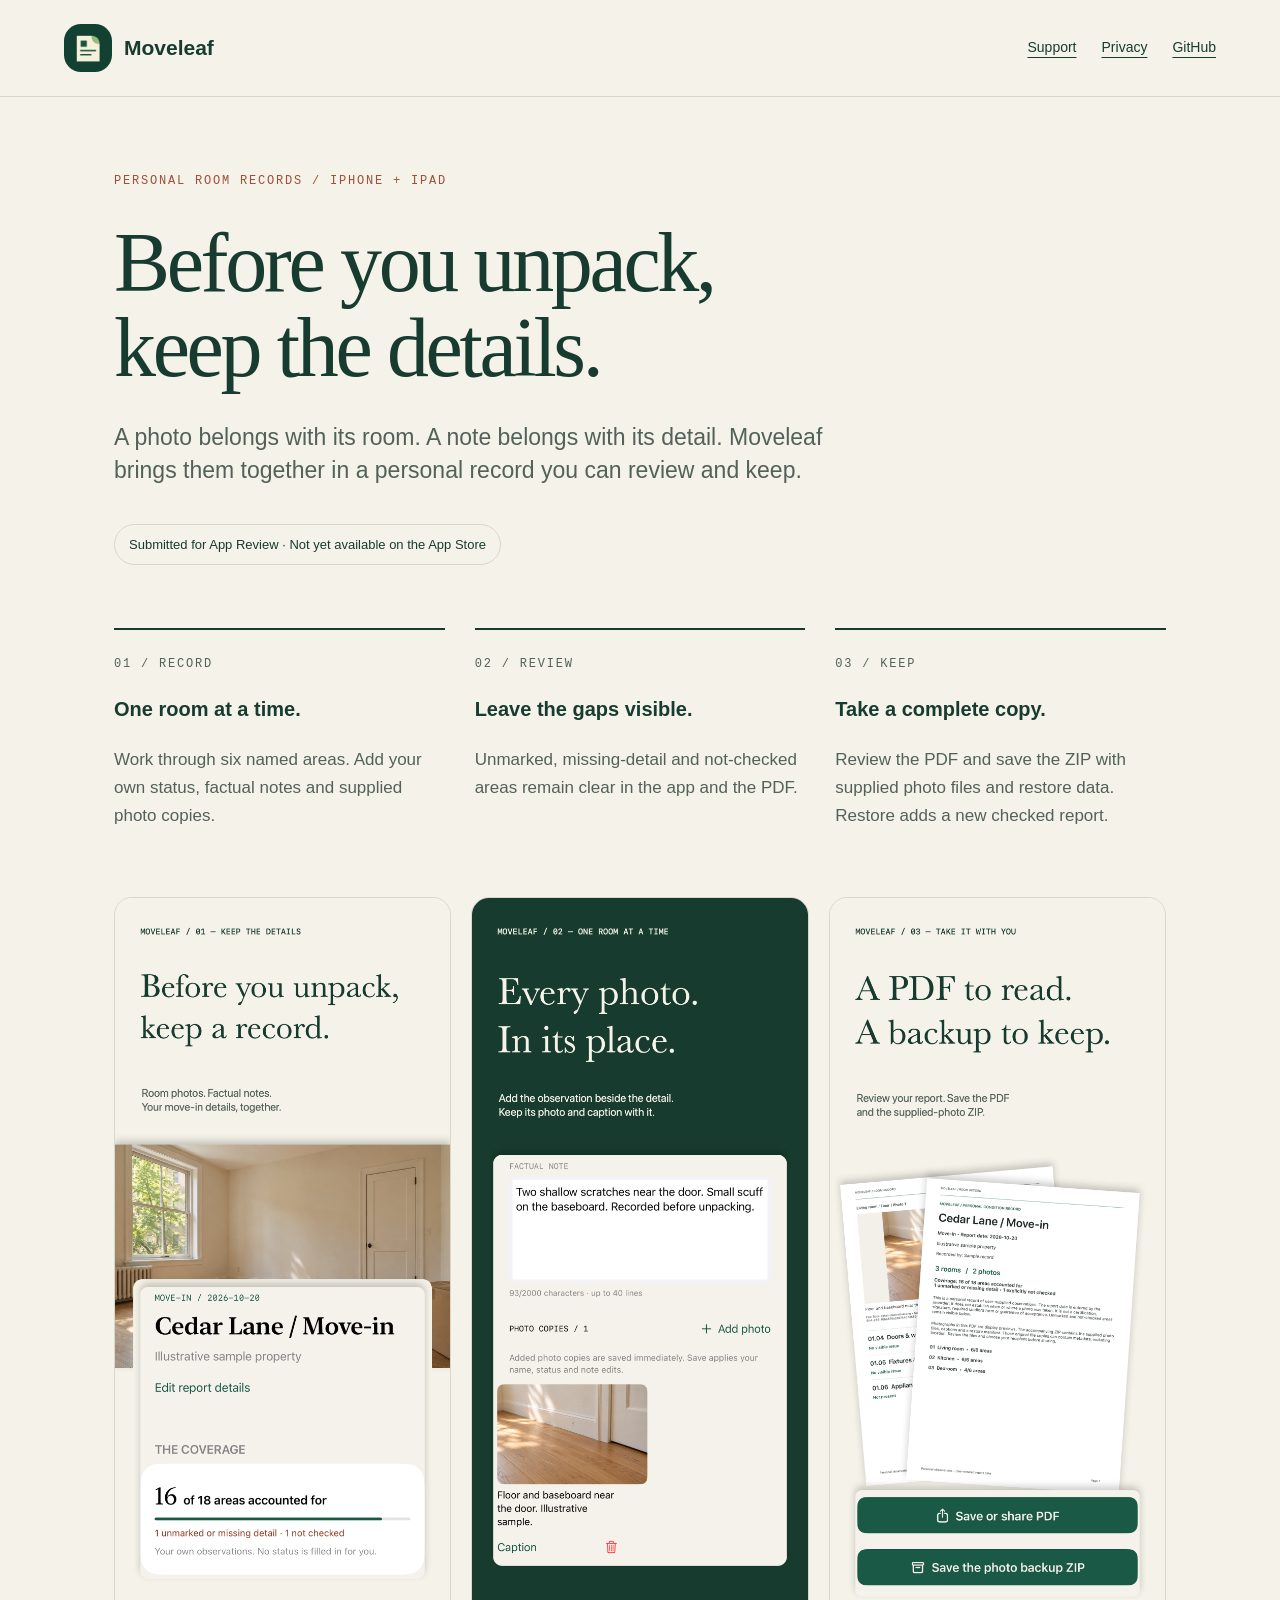
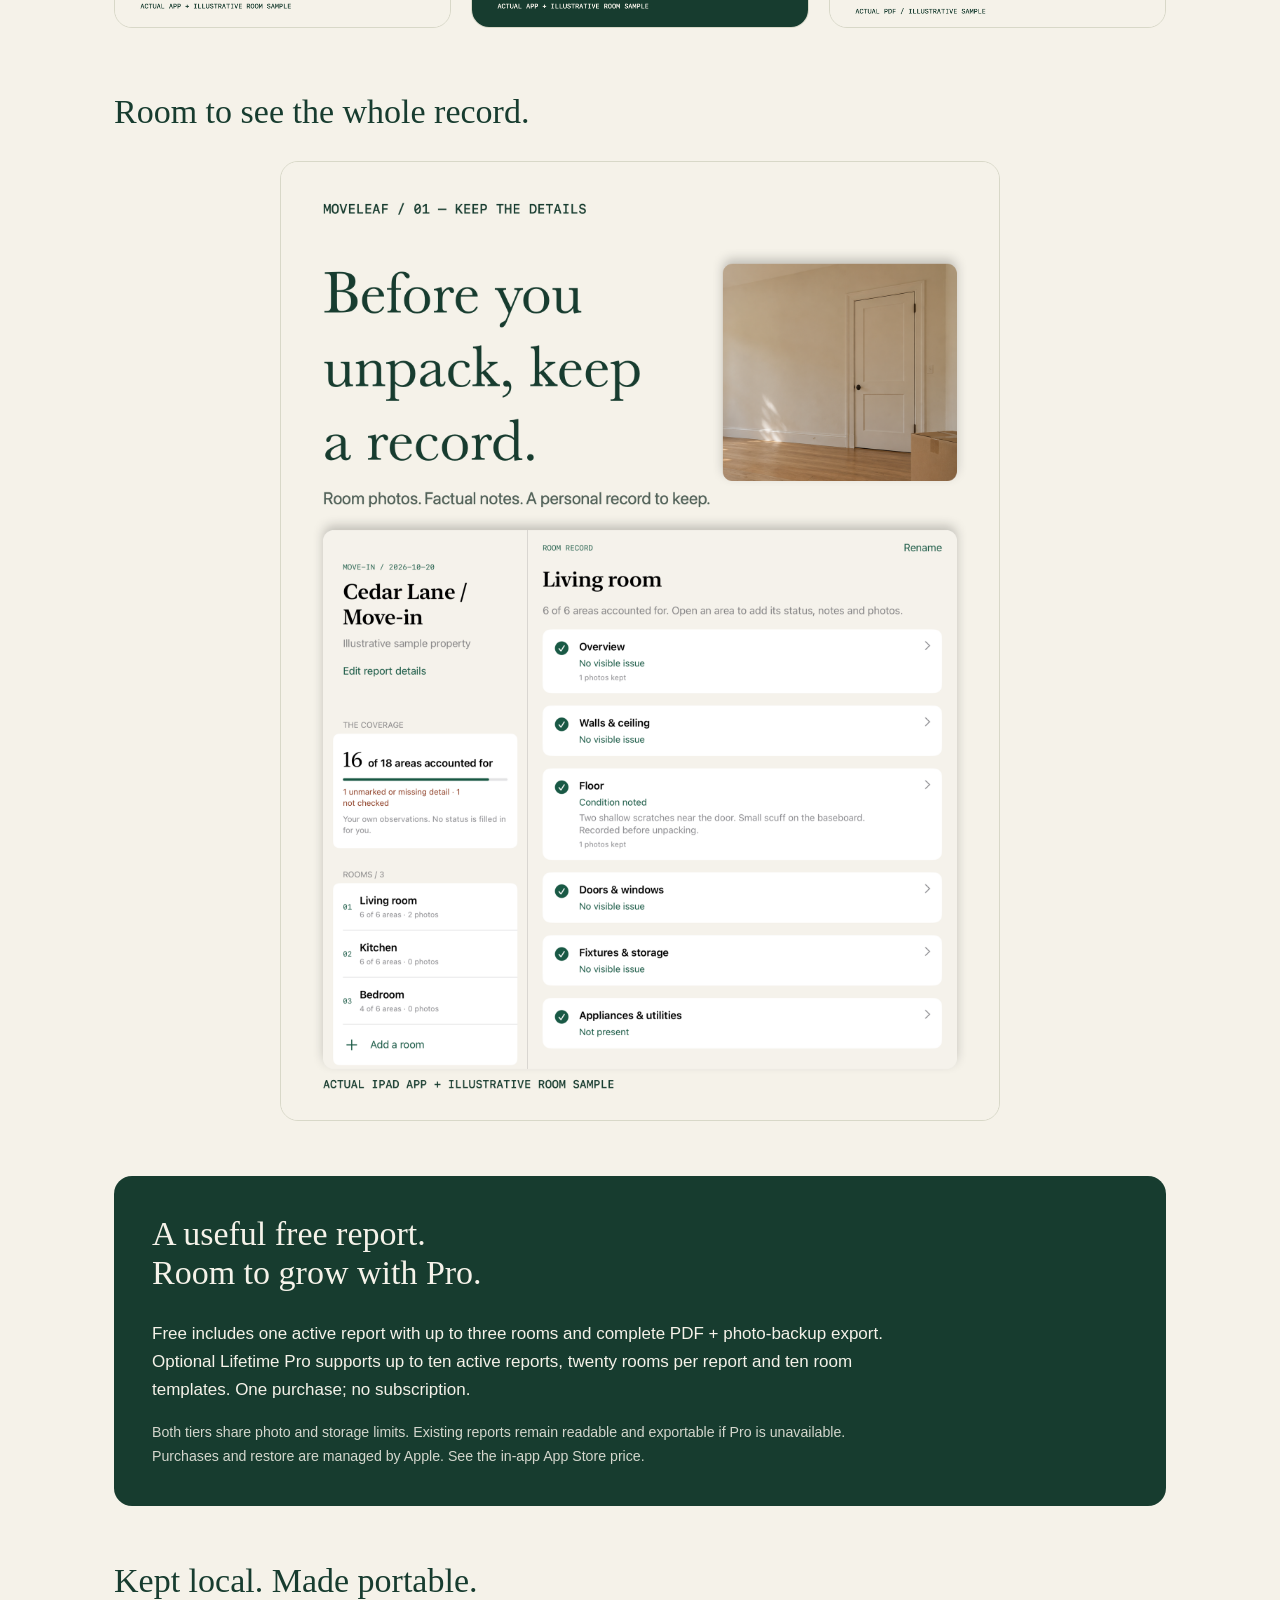
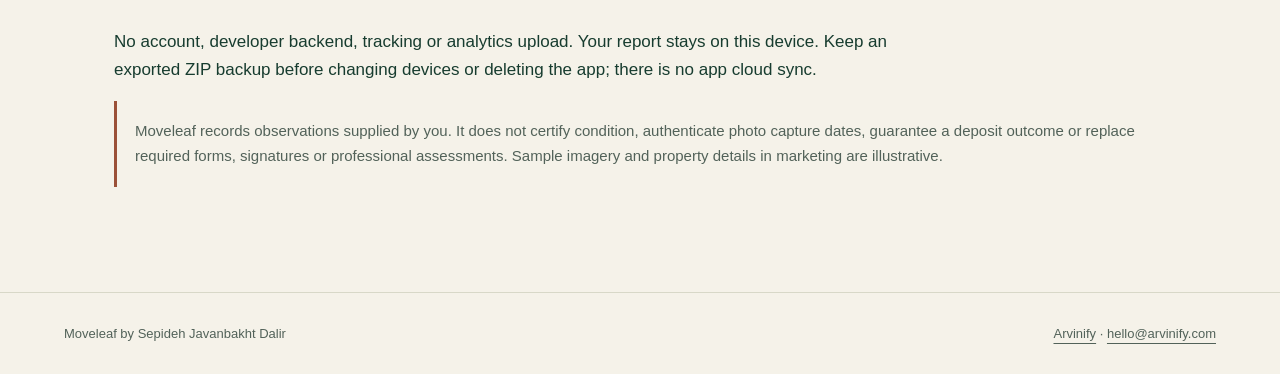
<file: index.html>
<!doctype html><html lang="en"><head><meta charset="utf-8"><meta name="viewport" content="width=device-width,initial-scale=1"><title>Moveleaf — A room record to keep</title><meta name="description" content="Personal room condition records for iPhone and iPad. Keep photos, notes and coverage gaps together, then export a PDF and a portable photo backup."><link rel="icon" href="assets/icon.png"><link rel="stylesheet" href="style.css"></head><body><nav><a class="brand" href="./"><img src="assets/icon.png" alt="">Moveleaf</a><div><a href="support.html">Support</a><a href="privacy.html">Privacy</a><a href="https://github.com/sepidehdalir/moveleaf">GitHub</a></div></nav><main><p class="eyebrow">Personal room records / iPhone + iPad</p><h1>Before you unpack,<br>keep the details.</h1><p class="intro">A photo belongs with its room. A note belongs with its detail. Moveleaf brings them together in a personal record you can review and keep.</p><p class="status">Submitted for App Review · Not yet available on the App Store</p><section class="grid"><article><p class="eyebrow">01 / Record</p><h3>One room at a time.</h3><p>Work through six named areas. Add your own status, factual notes and supplied photo copies.</p></article><article><p class="eyebrow">02 / Review</p><h3>Leave the gaps visible.</h3><p>Unmarked, missing-detail and not-checked areas remain clear in the app and the PDF.</p></article><article><p class="eyebrow">03 / Keep</p><h3>Take a complete copy.</h3><p>Review the PDF and save the ZIP with supplied photo files and restore data. Restore adds a new checked report.</p></article></section><section aria-label="Product campaign" class="campaign"><a href="assets/campaign/iPhone/01-moveleaf.png"><img src="assets/campaign/iPhone/01-moveleaf.png" alt="Before you unpack, keep a personal room record" loading="lazy"></a><a href="assets/campaign/iPhone/02-moveleaf.png"><img src="assets/campaign/iPhone/02-moveleaf.png" alt="Add a factual note, supplied photo and caption" loading="lazy"></a><a href="assets/campaign/iPhone/03-moveleaf.png"><img src="assets/campaign/iPhone/03-moveleaf.png" alt="Review and save your actual PDF and photo backup" loading="lazy"></a></section><section class="tablet"><h2>Room to see the whole record.</h2><img src="assets/campaign/iPad/01-moveleaf.png" alt="Moveleaf iPad room index and detail workspace with illustrative sample" loading="lazy"></section><section class="pro"><h2>A useful free report.<br>Room to grow with Pro.</h2><p>Free includes one active report with up to three rooms and complete PDF + photo-backup export. Optional Lifetime Pro supports up to ten active reports, twenty rooms per report and ten room templates. One purchase; no subscription.</p><small>Both tiers share photo and storage limits. Existing reports remain readable and exportable if Pro is unavailable. Purchases and restore are managed by Apple. See the in-app App Store price.</small></section><h2>Kept local. Made portable.</h2><p class="prose">No account, developer backend, tracking or analytics upload. Your report stays on this device. Keep an exported ZIP backup before changing devices or deleting the app; there is no app cloud sync.</p><p class="note">Moveleaf records observations supplied by you. It does not certify condition, authenticate photo capture dates, guarantee a deposit outcome or replace required forms, signatures or professional assessments. Sample imagery and property details in marketing are illustrative.</p></main><footer><span>Moveleaf by Sepideh Javanbakht Dalir</span><span><a href="https://www.arvinify.com">Arvinify</a> · <a href="mailto:hello@arvinify.com">hello@arvinify.com</a></span></footer></body></html>
</file>
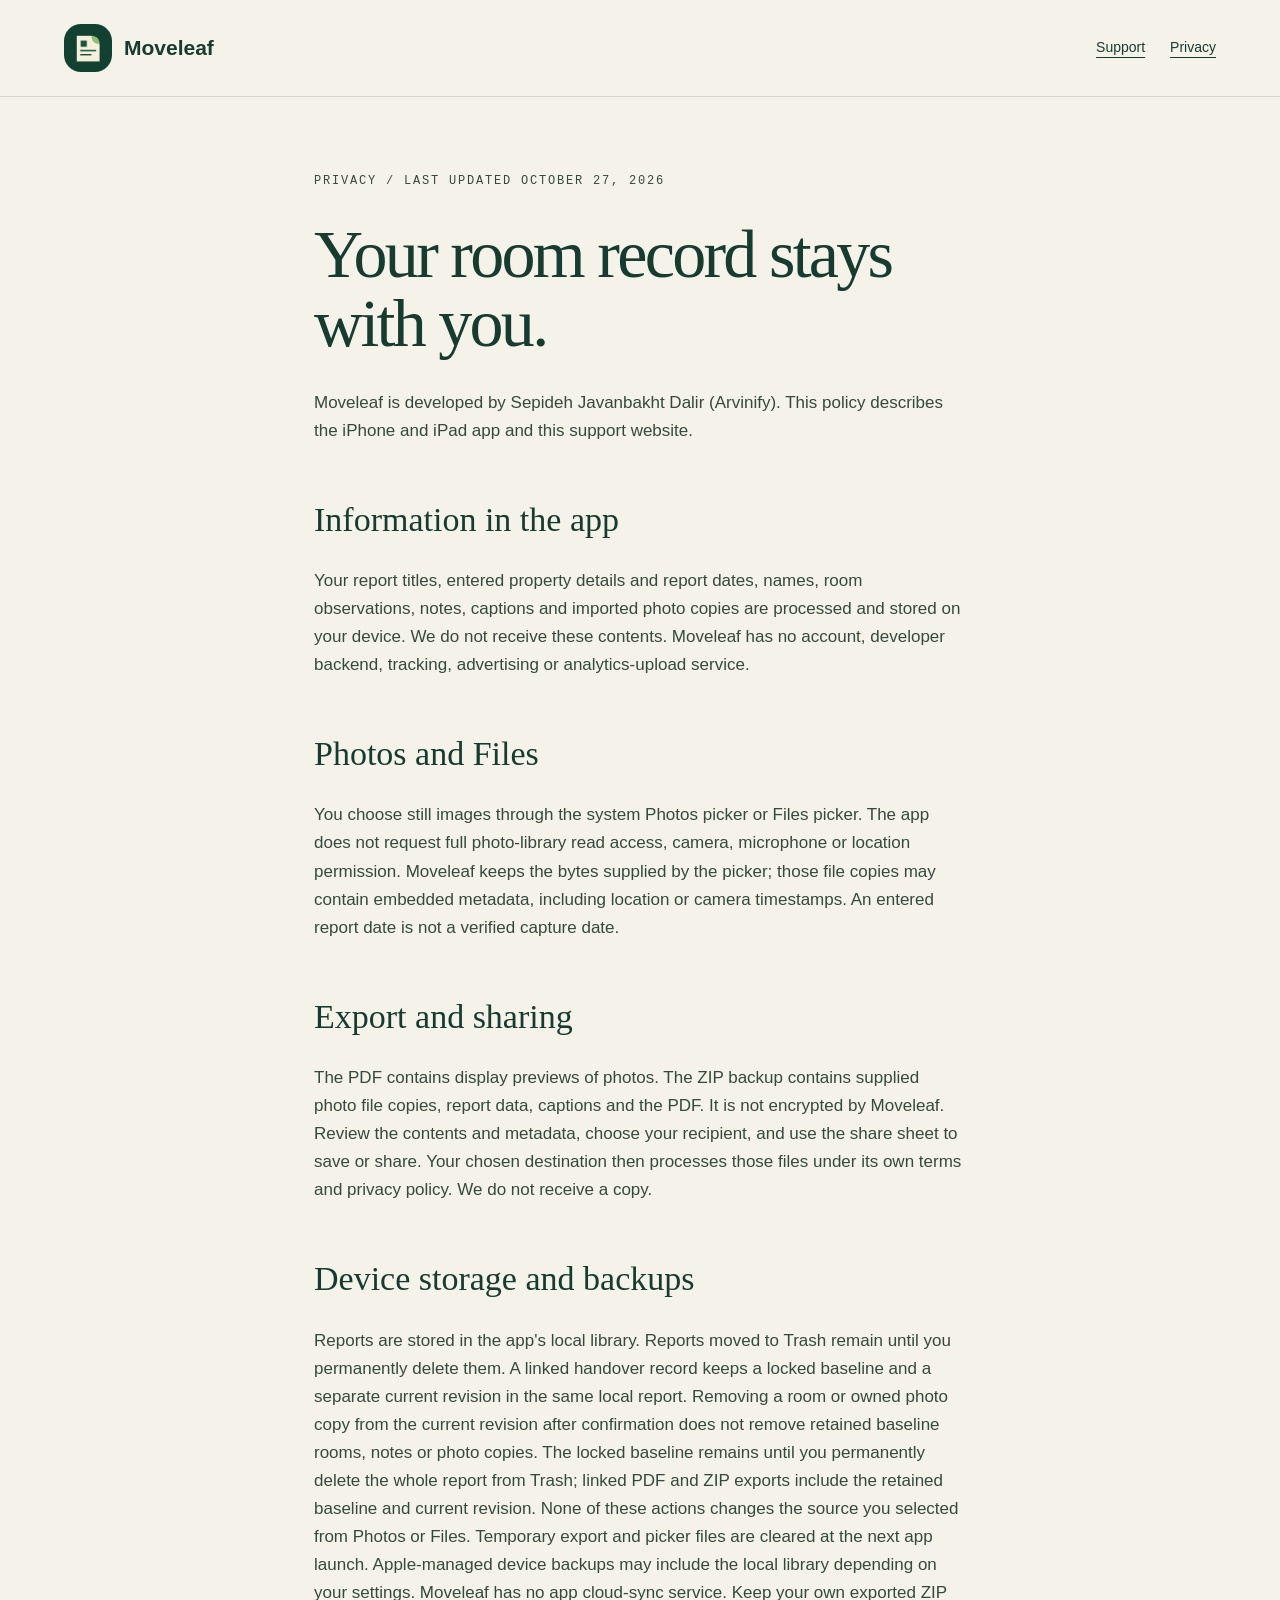
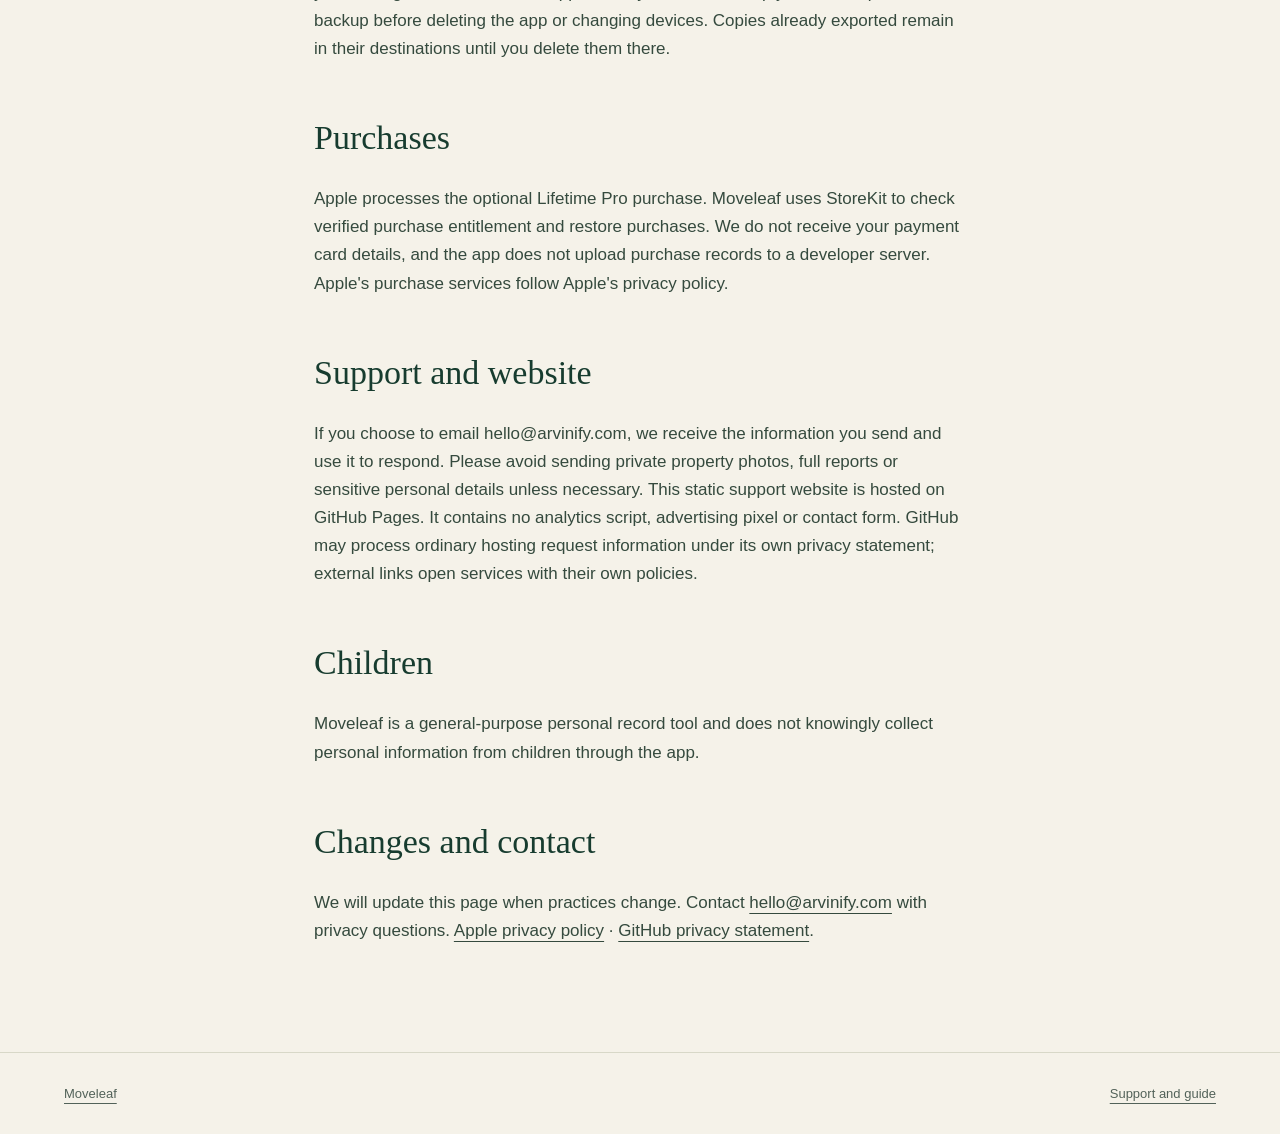
<file: privacy.html>
<!doctype html><html lang="en"><head><meta charset="utf-8"><meta name="viewport" content="width=device-width,initial-scale=1"><title>Moveleaf Privacy Policy</title><link rel="icon" href="assets/icon.png"><link rel="stylesheet" href="style.css"></head><body><nav><a class="brand" href="./"><img src="assets/icon.png" alt="">Moveleaf</a><div><a href="support.html">Support</a><a href="privacy.html" aria-current="page">Privacy</a></div></nav><main class="prose"><p class="eyebrow">Privacy / Last updated October 27, 2026</p><h1>Your room record stays with you.</h1><p>Moveleaf is developed by Sepideh Javanbakht Dalir (Arvinify). This policy describes the iPhone and iPad app and this support website.</p><h2>Information in the app</h2><p>Your report titles, entered property details and report dates, names, room observations, notes, captions and imported photo copies are processed and stored on your device. We do not receive these contents. Moveleaf has no account, developer backend, tracking, advertising or analytics-upload service.</p><h2>Photos and Files</h2><p>You choose still images through the system Photos picker or Files picker. The app does not request full photo-library read access, camera, microphone or location permission. Moveleaf keeps the bytes supplied by the picker; those file copies may contain embedded metadata, including location or camera timestamps. An entered report date is not a verified capture date.</p><h2>Export and sharing</h2><p>The PDF contains display previews of photos. The ZIP backup contains supplied photo file copies, report data, captions and the PDF. It is not encrypted by Moveleaf. Review the contents and metadata, choose your recipient, and use the share sheet to save or share. Your chosen destination then processes those files under its own terms and privacy policy. We do not receive a copy.</p><h2>Device storage and backups</h2><p>Reports are stored in the app's local library. Reports moved to Trash remain until you permanently delete them. A linked handover record keeps a locked baseline and a separate current revision in the same local report. Removing a room or owned photo copy from the current revision after confirmation does not remove retained baseline rooms, notes or photo copies. The locked baseline remains until you permanently delete the whole report from Trash; linked PDF and ZIP exports include the retained baseline and current revision. None of these actions changes the source you selected from Photos or Files. Temporary export and picker files are cleared at the next app launch. Apple-managed device backups may include the local library depending on your settings. Moveleaf has no app cloud-sync service. Keep your own exported ZIP backup before deleting the app or changing devices. Copies already exported remain in their destinations until you delete them there.</p><h2>Purchases</h2><p>Apple processes the optional Lifetime Pro purchase. Moveleaf uses StoreKit to check verified purchase entitlement and restore purchases. We do not receive your payment card details, and the app does not upload purchase records to a developer server. Apple's purchase services follow Apple's privacy policy.</p><h2>Support and website</h2><p>If you choose to email hello@arvinify.com, we receive the information you send and use it to respond. Please avoid sending private property photos, full reports or sensitive personal details unless necessary. This static support website is hosted on GitHub Pages. It contains no analytics script, advertising pixel or contact form. GitHub may process ordinary hosting request information under its own privacy statement; external links open services with their own policies.</p><h2>Children</h2><p>Moveleaf is a general-purpose personal record tool and does not knowingly collect personal information from children through the app.</p><h2>Changes and contact</h2><p>We will update this page when practices change. Contact <a href="mailto:hello@arvinify.com">hello@arvinify.com</a> with privacy questions. <a href="https://www.apple.com/legal/privacy/">Apple privacy policy</a> · <a href="https://docs.github.com/en/site-policy/privacy-policies/github-general-privacy-statement">GitHub privacy statement</a>.</p></main><footer><a href="./">Moveleaf</a><a href="support.html">Support and guide</a></footer></body></html>
</file>
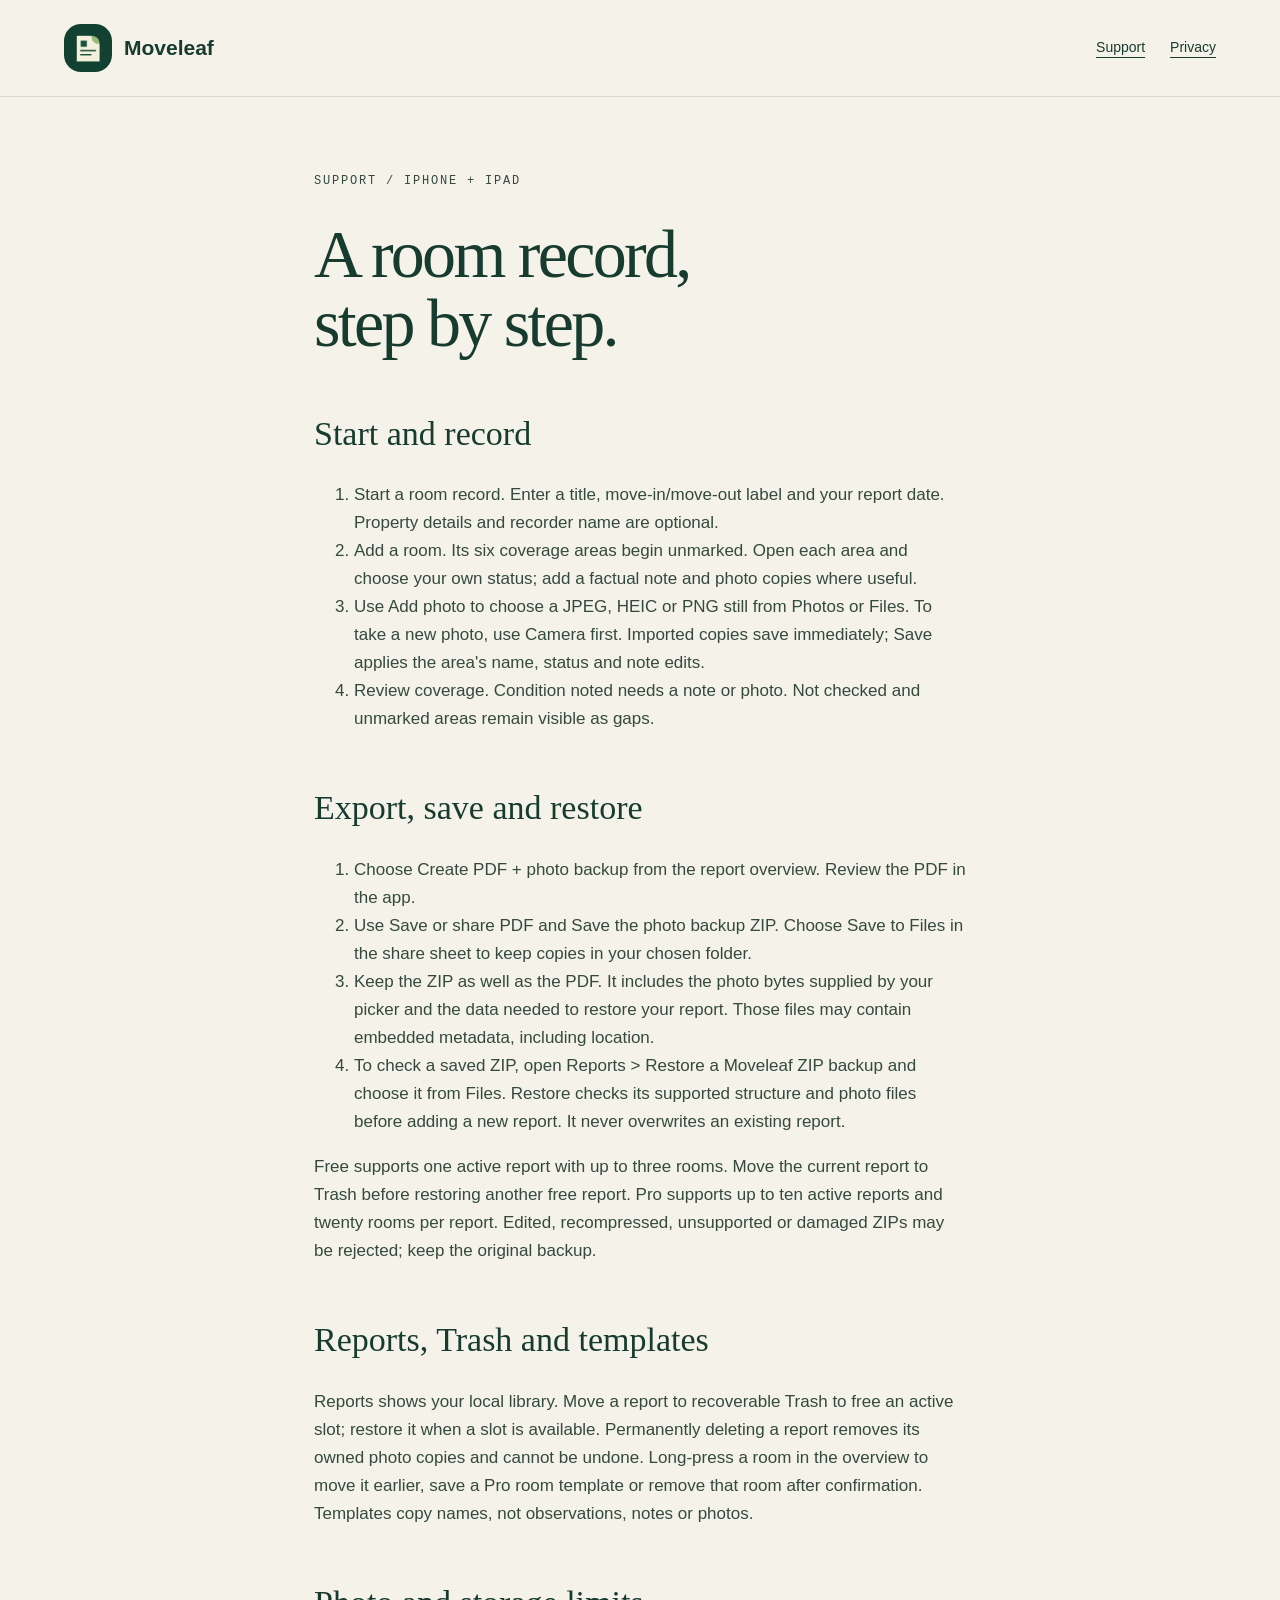
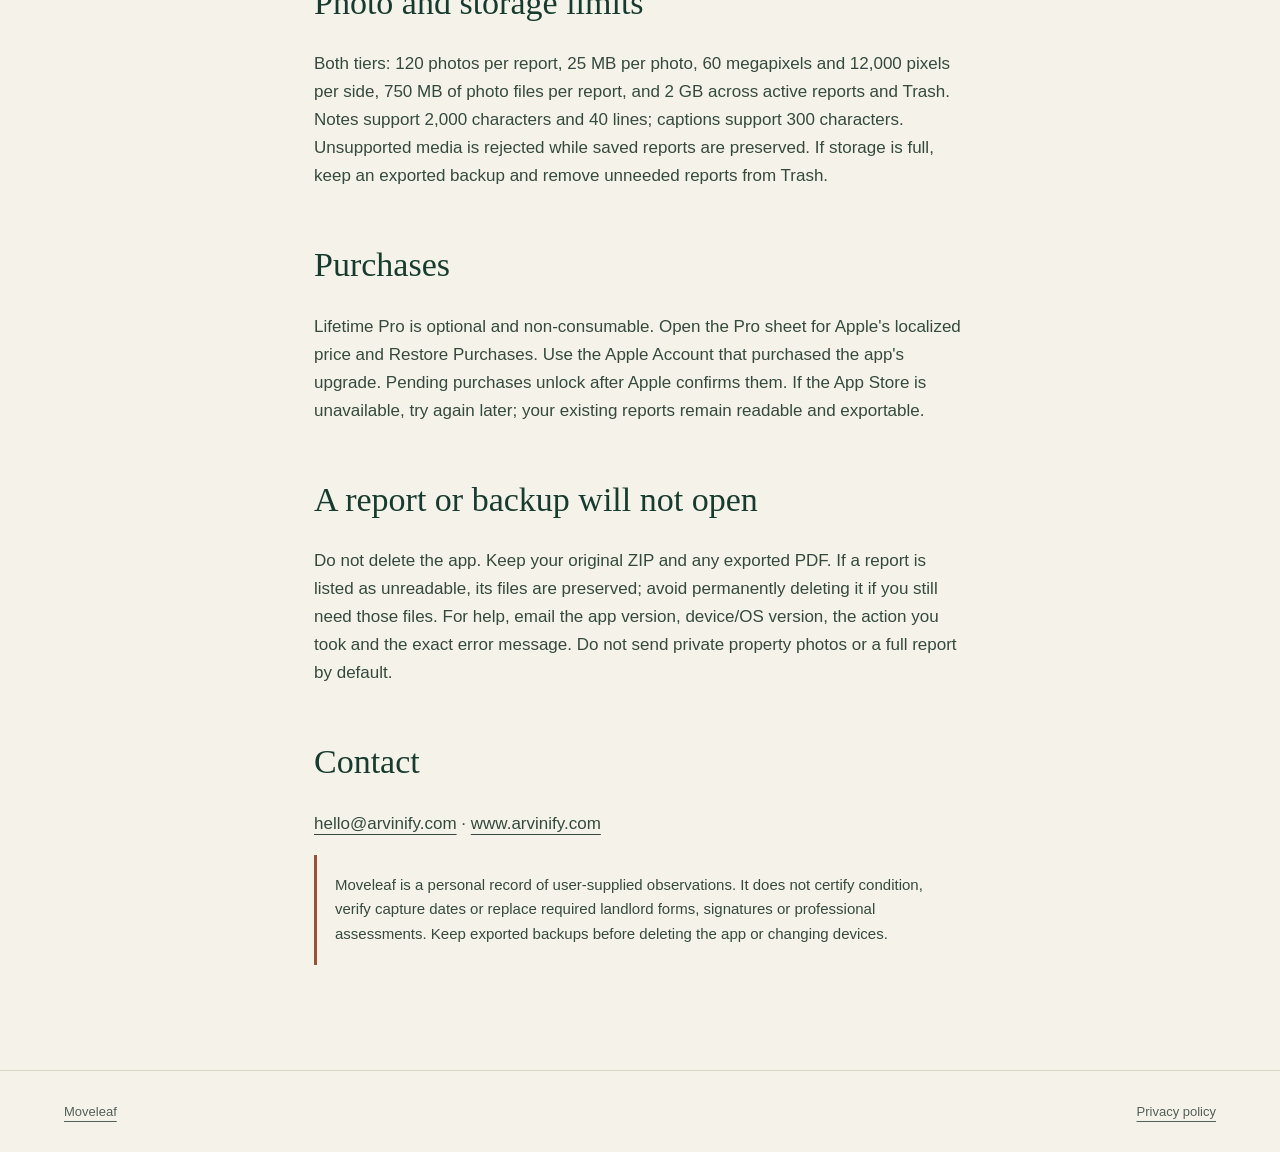
<file: support.html>
<!doctype html><html lang="en"><head><meta charset="utf-8"><meta name="viewport" content="width=device-width,initial-scale=1"><title>Moveleaf Support & Guide</title><link rel="icon" href="assets/icon.png"><link rel="stylesheet" href="style.css"></head><body><nav><a class="brand" href="./"><img src="assets/icon.png" alt="">Moveleaf</a><div><a href="support.html" aria-current="page">Support</a><a href="privacy.html">Privacy</a></div></nav><main class="prose"><p class="eyebrow">Support / iPhone + iPad</p><h1>A room record,<br>step by step.</h1><h2>Start and record</h2><ol><li>Start a room record. Enter a title, move-in/move-out label and your report date. Property details and recorder name are optional.</li><li>Add a room. Its six coverage areas begin unmarked. Open each area and choose your own status; add a factual note and photo copies where useful.</li><li>Use Add photo to choose a JPEG, HEIC or PNG still from Photos or Files. To take a new photo, use Camera first. Imported copies save immediately; Save applies the area's name, status and note edits.</li><li>Review coverage. Condition noted needs a note or photo. Not checked and unmarked areas remain visible as gaps.</li></ol><h2>Export, save and restore</h2><ol><li>Choose Create PDF + photo backup from the report overview. Review the PDF in the app.</li><li>Use Save or share PDF and Save the photo backup ZIP. Choose Save to Files in the share sheet to keep copies in your chosen folder.</li><li>Keep the ZIP as well as the PDF. It includes the photo bytes supplied by your picker and the data needed to restore your report. Those files may contain embedded metadata, including location.</li><li>To check a saved ZIP, open Reports &gt; Restore a Moveleaf ZIP backup and choose it from Files. Restore checks its supported structure and photo files before adding a new report. It never overwrites an existing report.</li></ol><p>Free supports one active report with up to three rooms. Move the current report to Trash before restoring another free report. Pro supports up to ten active reports and twenty rooms per report. Edited, recompressed, unsupported or damaged ZIPs may be rejected; keep the original backup.</p><h2>Reports, Trash and templates</h2><p>Reports shows your local library. Move a report to recoverable Trash to free an active slot; restore it when a slot is available. Permanently deleting a report removes its owned photo copies and cannot be undone. Long-press a room in the overview to move it earlier, save a Pro room template or remove that room after confirmation. Templates copy names, not observations, notes or photos.</p><h2>Photo and storage limits</h2><p>Both tiers: 120 photos per report, 25 MB per photo, 60 megapixels and 12,000 pixels per side, 750 MB of photo files per report, and 2 GB across active reports and Trash. Notes support 2,000 characters and 40 lines; captions support 300 characters. Unsupported media is rejected while saved reports are preserved. If storage is full, keep an exported backup and remove unneeded reports from Trash.</p><h2>Purchases</h2><p>Lifetime Pro is optional and non-consumable. Open the Pro sheet for Apple's localized price and Restore Purchases. Use the Apple Account that purchased the app's upgrade. Pending purchases unlock after Apple confirms them. If the App Store is unavailable, try again later; your existing reports remain readable and exportable.</p><h2>A report or backup will not open</h2><p>Do not delete the app. Keep your original ZIP and any exported PDF. If a report is listed as unreadable, its files are preserved; avoid permanently deleting it if you still need those files. For help, email the app version, device/OS version, the action you took and the exact error message. Do not send private property photos or a full report by default.</p><h2>Contact</h2><p><a href="mailto:hello@arvinify.com">hello@arvinify.com</a> · <a href="https://www.arvinify.com">www.arvinify.com</a></p><p class="note">Moveleaf is a personal record of user-supplied observations. It does not certify condition, verify capture dates or replace required landlord forms, signatures or professional assessments. Keep exported backups before deleting the app or changing devices.</p></main><footer><a href="./">Moveleaf</a><a href="privacy.html">Privacy policy</a></footer></body></html>
</file>
<file: style.css>
:root{--paper:#f5f2e9;--ink:#173c2f;--clay:#9b5138;--muted:#526259;--line:#d8d8c8}*{box-sizing:border-box}body{margin:0;background:var(--paper);color:var(--ink);font:17px/1.65 -apple-system,BlinkMacSystemFont,"Segoe UI",sans-serif}a{color:inherit;text-underline-offset:5px}nav{display:flex;justify-content:space-between;align-items:center;gap:24px;padding:24px 5vw;border-bottom:1px solid var(--line);flex-wrap:wrap}.brand{display:flex;align-items:center;gap:12px;font-weight:700;font-size:21px;text-decoration:none}.brand img{border-radius:17px;width:48px;height:48px}nav div{display:flex;gap:25px;font-size:14px}main{max-width:1180px;margin:auto;padding:64px 5vw 90px}.eyebrow{font:12px/1.4 ui-monospace,monospace;letter-spacing:.15em;text-transform:uppercase;color:var(--clay)}h1{font:500 clamp(42px,7vw,84px)/1.02 Georgia,serif;letter-spacing:-.04em;max-width:900px;margin:30px 0}h2{font:500 34px/1.15 Georgia,serif;margin-top:55px}h3{font-size:20px}.intro{font-size:23px;line-height:1.45;max-width:740px;color:var(--muted)}.status{display:inline-block;padding:9px 14px;border:1px solid var(--line);border-radius:24px;font-size:13px}.grid{display:grid;grid-template-columns:repeat(3,1fr);gap:30px;margin:50px 0}.grid article{border-top:2px solid var(--ink);padding-top:14px}.grid p{color:var(--muted)}.campaign{display:grid;grid-template-columns:repeat(3,1fr);gap:20px;align-items:start}.campaign img{width:100%;height:auto;border-radius:18px;border:1px solid var(--line)}.pro{background:var(--ink);color:var(--paper);padding:38px;margin-top:55px;border-radius:18px}.pro h2{margin-top:0}.pro p{max-width:740px}.pro a{color:inherit}.pro small{display:block;max-width:760px;opacity:.85}.prose{max-width:780px}.prose h1{font-size:clamp(44px,6vw,68px)}.prose p,.prose li{color:#354a3e}footer{border-top:1px solid var(--line);padding:30px 5vw;display:flex;justify-content:space-between;gap:20px;flex-wrap:wrap;font-size:13px;color:var(--muted)}.note{padding:18px;border-left:3px solid var(--clay);font-size:15px;color:var(--muted)}@media(max-width:720px){main{padding-top:40px}.grid,.campaign{grid-template-columns:1fr}.campaign{max-width:420px;margin:auto}.intro{font-size:20px}nav div{gap:18px}.pro{padding:25px}}

.tablet img{display:block;width:min(100%,720px);height:auto;margin:30px auto;border-radius:18px;border:1px solid var(--line)}
</file>
